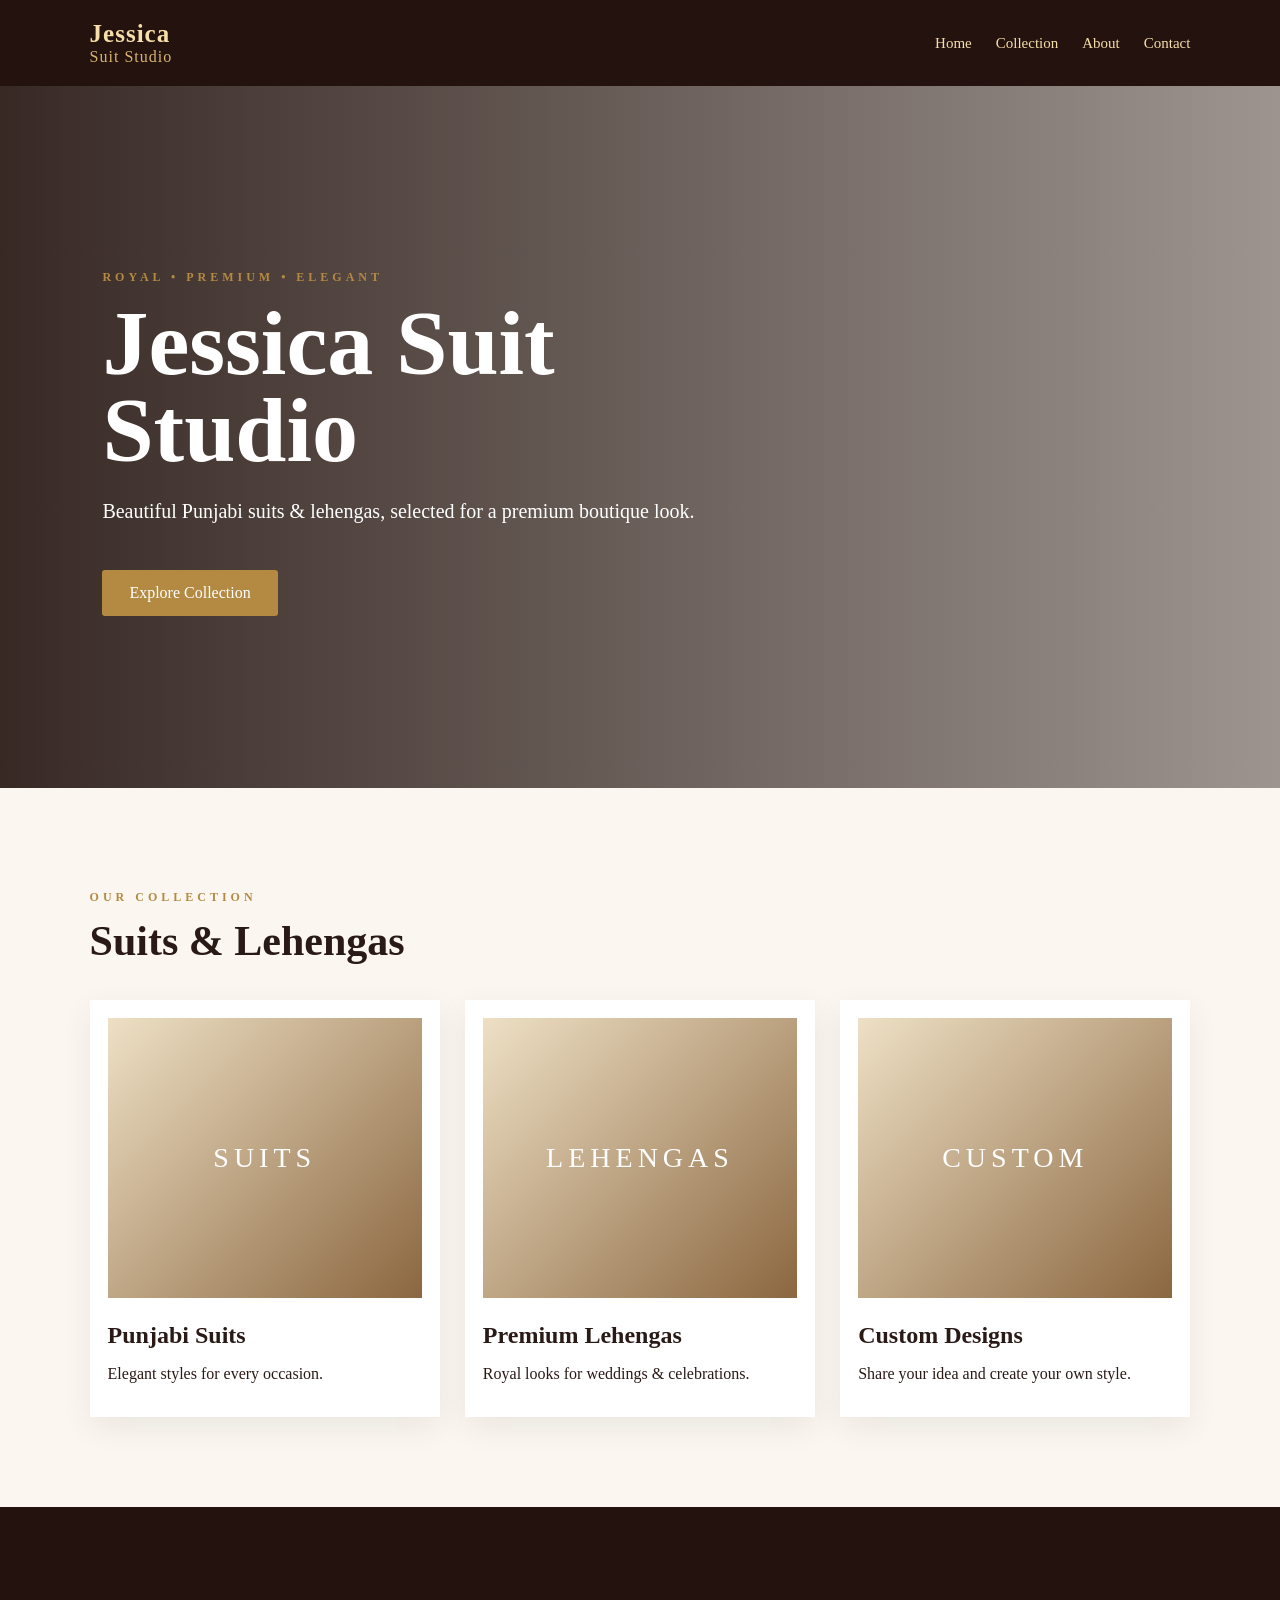
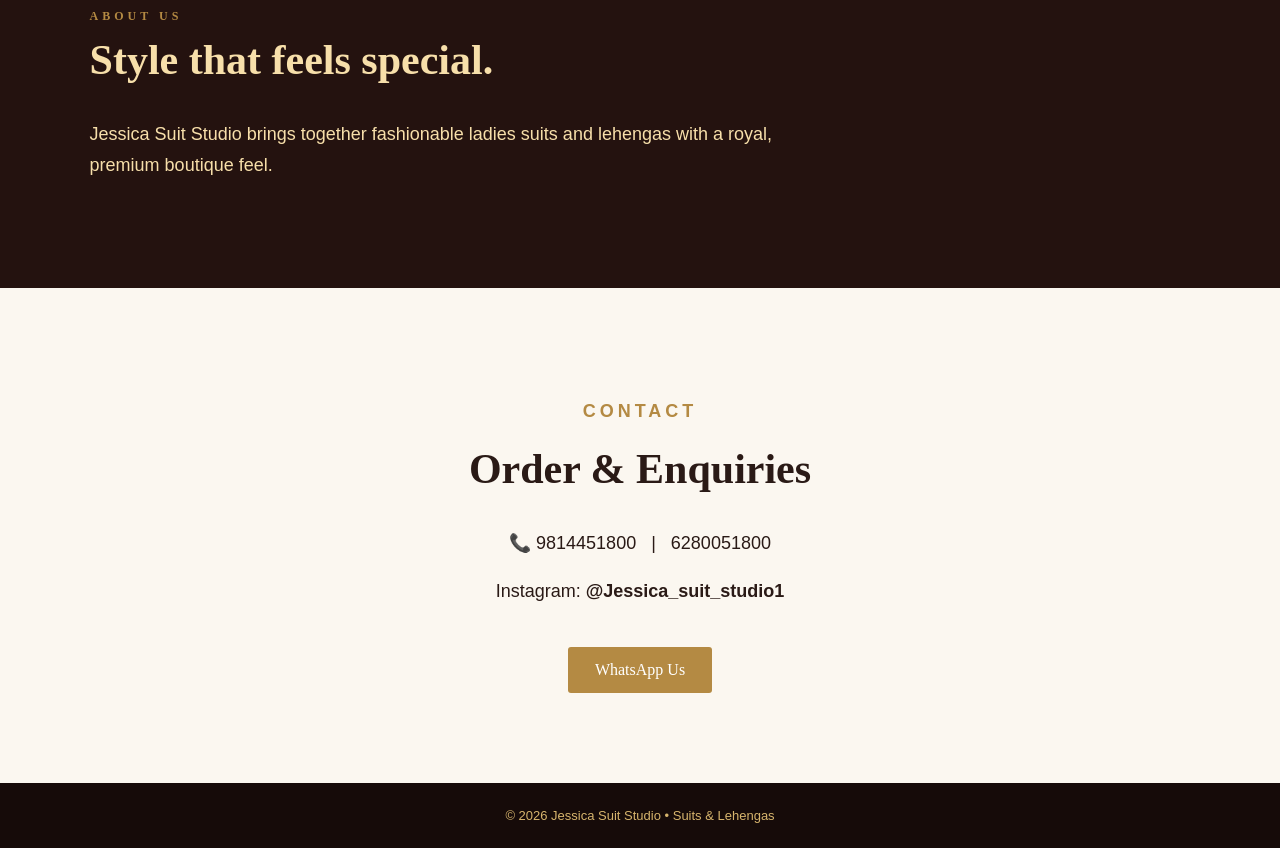
<file: index.html>
<!DOCTYPE html>
<html lang="en">
<head>
<meta charset="UTF-8">
<meta name="viewport" content="width=device-width, initial-scale=1.0">
<title>Jessica Suit Studio</title>
<link rel="stylesheet" href="style.css">
</head>
<body>
<header>
  <div class="logo">Jessica <span>Suit Studio</span></div>
  <nav><a href="#home">Home</a><a href="#collection">Collection</a><a href="#about">About</a><a href="#contact">Contact</a></nav>
</header>
<section id="home" class="hero">
  <div class="hero-text">
    <p class="eyebrow">ROYAL • PREMIUM • ELEGANT</p>
    <h1>Jessica Suit Studio</h1>
    <p>Beautiful Punjabi suits & lehengas, selected for a premium boutique look.</p>
    <a class="btn" href="#collection">Explore Collection</a>
  </div>
</section>
<section id="collection">
  <p class="eyebrow">OUR COLLECTION</p>
  <h2>Suits & Lehengas</h2>
  <div class="cards">
    <div class="card"><div class="placeholder">SUITS</div><h3>Punjabi Suits</h3><p>Elegant styles for every occasion.</p></div>
    <div class="card"><div class="placeholder">LEHENGAS</div><h3>Premium Lehengas</h3><p>Royal looks for weddings & celebrations.</p></div>
    <div class="card"><div class="placeholder">CUSTOM</div><h3>Custom Designs</h3><p>Share your idea and create your own style.</p></div>
  </div>
</section>
<section id="about" class="about"><p class="eyebrow">ABOUT US</p><h2>Style that feels special.</h2><p>Jessica Suit Studio brings together fashionable ladies suits and lehengas with a royal, premium boutique feel.</p></section>
<section id="contact" class="contact"><p class="eyebrow">CONTACT</p><h2>Order & Enquiries</h2><p>📞 9814451800 &nbsp; | &nbsp; 6280051800</p><p>Instagram: <strong>@Jessica_suit_studio1</strong></p><a class="btn" href="https://wa.me/919814451800">WhatsApp Us</a></section>
<footer>© 2026 Jessica Suit Studio • Suits & Lehengas</footer>
</body></html>
</file>
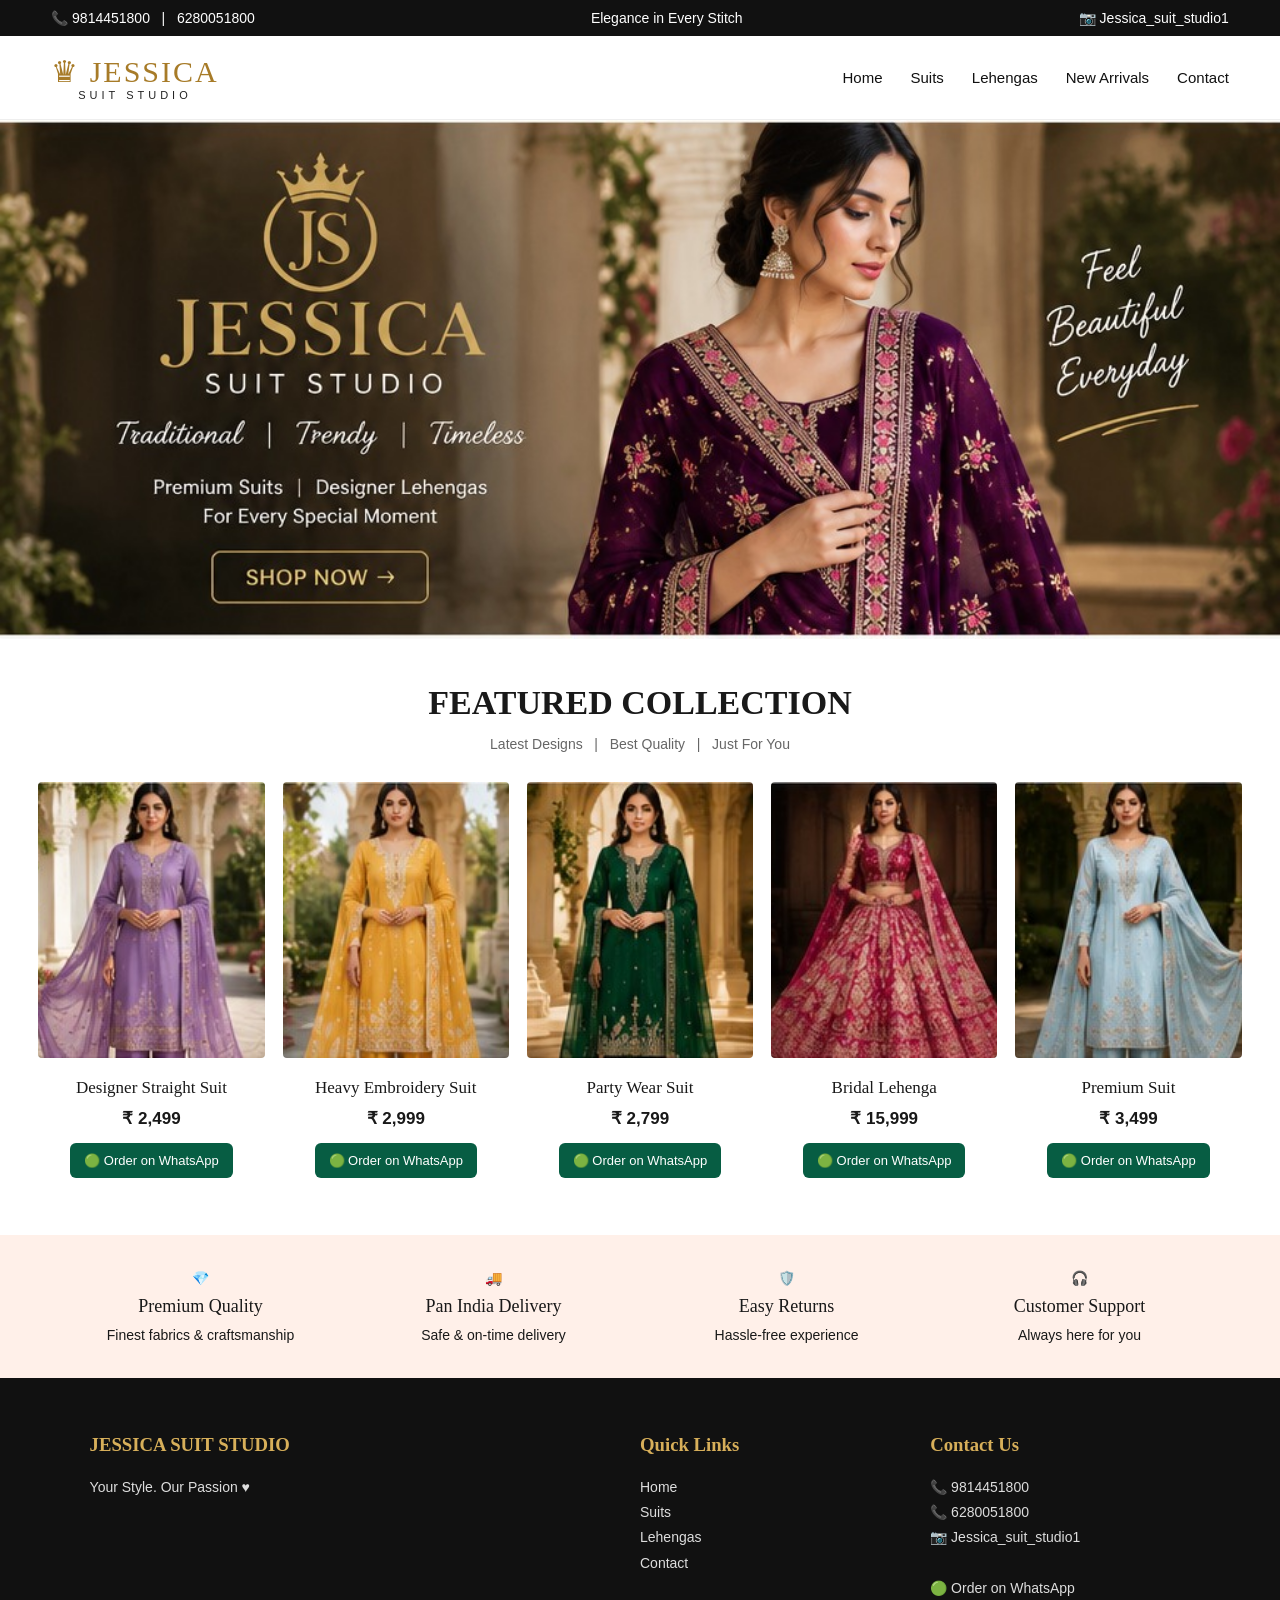
<file: index (1).html>
<!DOCTYPE html>
<html lang="en">
<head>
<meta charset="UTF-8">
<meta name="viewport" content="width=device-width, initial-scale=1.0">
<title>Jessica Suit Studio | Luxury Boutique</title>
<style>
*{box-sizing:border-box} body{margin:0;font-family:Georgia,serif;color:#191919;background:#fff}
.top{background:#111;color:#fff;padding:10px 4%;display:flex;justify-content:space-between;font:14px Arial;gap:20px;flex-wrap:wrap}
.nav{padding:18px 4%;display:flex;align-items:center;justify-content:space-between;border-bottom:1px solid #eee;position:sticky;top:0;background:#fff;z-index:5;gap:30px}
.logo{font-size:30px;letter-spacing:2px;color:#a77b28} .logo small{display:block;font:11px Arial;letter-spacing:4px;text-align:center;color:#222}
.links{display:flex;align-items:center;justify-content:flex-end;gap:28px;font:15px Arial;white-space:nowrap;flex-wrap:wrap} .links a{text-decoration:none;color:#111}
.hero img{width:100%;display:block;max-height:570px;object-fit:cover}
.section{padding:45px 3%} .heading{text-align:center;margin-bottom:30px}
.heading h2{font-size:34px;margin:0 0 8px} .heading p{font:14px Arial;color:#666}
.grid{display:grid;grid-template-columns:repeat(5,1fr);gap:18px}
.card{text-align:center;background:#fff} .card img{width:100%;aspect-ratio:0.82;object-fit:cover;border-radius:4px}
.card-body{padding:12px 5px} .card h3{font-size:17px;margin:4px 0 10px;font-weight:500}
.price{font:bold 17px Arial;margin-bottom:14px} .wa{display:inline-block;background:#075d43;color:#fff;padding:10px 14px;border-radius:6px;text-decoration:none;font:13px Arial}
.features{background:#fff0e9;display:grid;grid-template-columns:repeat(4,1fr);padding:35px 5%;text-align:center;gap:20px}
.features div{font:14px Arial} .features b{display:block;font:18px Georgia;margin:10px}
footer{background:#111;color:#eee;padding:38px 7%;display:grid;grid-template-columns:2fr 1fr 1fr;gap:30px}
footer h3{color:#d7af5a} footer p,footer a{font:14px Arial;line-height:1.8;color:#ddd;text-decoration:none}
@media(max-width:900px){.nav{padding:15px 4%}.grid{grid-template-columns:repeat(2,1fr)}.links{display:none}footer{grid-template-columns:1fr}.features{grid-template-columns:repeat(2,1fr)}}
@media(max-width:520px){.grid{grid-template-columns:1fr}.top{font-size:12px}}
</style>
</head>
<body>
<div class="top"><span>📞 9814451800 &nbsp; | &nbsp; 6280051800</span><span>Elegance in Every Stitch</span><span>📷 Jessica_suit_studio1</span></div>
<nav class="nav">
  <div class="logo">♛ JESSICA<small>SUIT STUDIO</small></div>
  <div class="links"><a href="#home">Home</a><a href="#collection">Suits</a><a href="#collection">Lehengas</a><a href="#collection">New Arrivals</a><a href="#contact">Contact</a></div>
</nav>
<section class="hero" id="home"><img src="[data-uri]" alt="Jessica Suit Studio luxury boutique"></section>
<section class="section" id="collection">
  <div class="heading"><h2>FEATURED COLLECTION</h2><p>Latest Designs &nbsp; | &nbsp; Best Quality &nbsp; | &nbsp; Just For You</p></div>
  <div class="grid">
    <article class="card">
      <img src="[data-uri]" alt="Designer Straight Suit">
      <div class="card-body">
        <h3>Designer Straight Suit</h3>
        <div class="price">₹ 2,499</div>
        <a class="wa" href="https://wa.me/919814451800?text=Hello%20Jessica%20Suit%20Studio%2C%20I%20want%20to%20order%20Designer%20Straight%20Suit.">🟢 Order on WhatsApp</a>
      </div>
    </article>
    <article class="card">
      <img src="[data-uri]" alt="Heavy Embroidery Suit">
      <div class="card-body">
        <h3>Heavy Embroidery Suit</h3>
        <div class="price">₹ 2,999</div>
        <a class="wa" href="https://wa.me/919814451800?text=Hello%20Jessica%20Suit%20Studio%2C%20I%20want%20to%20order%20Heavy%20Embroidery%20Suit.">🟢 Order on WhatsApp</a>
      </div>
    </article>
    <article class="card">
      <img src="[data-uri]" alt="Party Wear Suit">
      <div class="card-body">
        <h3>Party Wear Suit</h3>
        <div class="price">₹ 2,799</div>
        <a class="wa" href="https://wa.me/919814451800?text=Hello%20Jessica%20Suit%20Studio%2C%20I%20want%20to%20order%20Party%20Wear%20Suit.">🟢 Order on WhatsApp</a>
      </div>
    </article>
    <article class="card">
      <img src="[data-uri]" alt="Bridal Lehenga">
      <div class="card-body">
        <h3>Bridal Lehenga</h3>
        <div class="price">₹ 15,999</div>
        <a class="wa" href="https://wa.me/919814451800?text=Hello%20Jessica%20Suit%20Studio%2C%20I%20want%20to%20order%20Bridal%20Lehenga.">🟢 Order on WhatsApp</a>
      </div>
    </article>
    <article class="card">
      <img src="[data-uri]" alt="Premium Suit">
      <div class="card-body">
        <h3>Premium Suit</h3>
        <div class="price">₹ 3,499</div>
        <a class="wa" href="https://wa.me/919814451800?text=Hello%20Jessica%20Suit%20Studio%2C%20I%20want%20to%20order%20Premium%20Suit.">🟢 Order on WhatsApp</a>
      </div>
    </article></div>
</section>
<section class="features">
<div>💎<b>Premium Quality</b>Finest fabrics & craftsmanship</div>
<div>🚚<b>Pan India Delivery</b>Safe & on-time delivery</div>
<div>🛡️<b>Easy Returns</b>Hassle-free experience</div>
<div>🎧<b>Customer Support</b>Always here for you</div>
</section>
<footer id="contact">
<div><h3>JESSICA SUIT STUDIO</h3><p>Your Style. Our Passion ♥</p></div>
<div><h3>Quick Links</h3><p><a href="#home">Home</a><br><a href="#collection">Suits</a><br><a href="#collection">Lehengas</a><br><a href="#contact">Contact</a></p></div>
<div><h3>Contact Us</h3><p>📞 9814451800<br>📞 6280051800<br>📷 Jessica_suit_studio1<br><br><a href="https://wa.me/919814451800">🟢 Order on WhatsApp</a></p></div>
</footer>
</body>
</html>
</file>
<file: style.css>
*{box-sizing:border-box}body{margin:0;font-family:Georgia,'Times New Roman',serif;background:#fbf7f0;color:#2a1a16}header{position:sticky;top:0;z-index:5;display:flex;justify-content:space-between;align-items:center;padding:20px 7%;background:#24120f;color:#f7dfaa}.logo{font-size:25px;font-weight:bold;letter-spacing:1px}.logo span{font-size:16px;font-weight:normal;display:block;color:#d7b56d}nav a{color:#f7dfaa;text-decoration:none;margin-left:24px;font-size:15px}.hero{min-height:78vh;display:flex;align-items:center;padding:8%;background:linear-gradient(90deg,rgba(28,12,8,.88),rgba(28,12,8,.42)),url('https://images.unsplash.com/photo-1610030469983-98e550d6193c?auto=format&fit=crop&w=1800&q=85') center/cover}.hero-text{max-width:650px;color:white}.eyebrow{letter-spacing:4px;font-size:12px;color:#b48a43;font-weight:bold}h1{font-size:clamp(48px,8vw,92px);line-height:.95;margin:15px 0}h2{font-size:42px;margin:10px 0 35px}section{padding:90px 7%}.hero p:not(.eyebrow){font-size:20px;line-height:1.7}.btn{display:inline-block;margin-top:22px;padding:14px 27px;background:#b48a43;color:white;text-decoration:none;border-radius:3px}.cards{display:grid;grid-template-columns:repeat(3,1fr);gap:25px}.card{background:white;padding:18px;box-shadow:0 10px 30px #00000012}.placeholder{height:280px;display:flex;align-items:center;justify-content:center;background:linear-gradient(135deg,#eee0c5,#8b6740);color:white;font-size:28px;letter-spacing:5px}.card h3{font-size:24px;margin-bottom:6px}.about{background:#24120f;color:#f7dfaa;max-width:none}.about p:not(.eyebrow),.contact p{font-family:Arial,sans-serif;font-size:18px;line-height:1.7;max-width:700px}.contact{text-align:center}.contact p{margin-left:auto;margin-right:auto}footer{text-align:center;padding:25px;background:#160b09;color:#d7b56d;font-family:Arial,sans-serif;font-size:13px}@media(max-width:750px){header{padding:16px 5%}nav{display:none}section{padding:65px 6%}.cards{grid-template-columns:1fr}.hero{min-height:70vh;padding:10% 6%}.hero-text{max-width:100%}h2{font-size:35px}}
</file>
